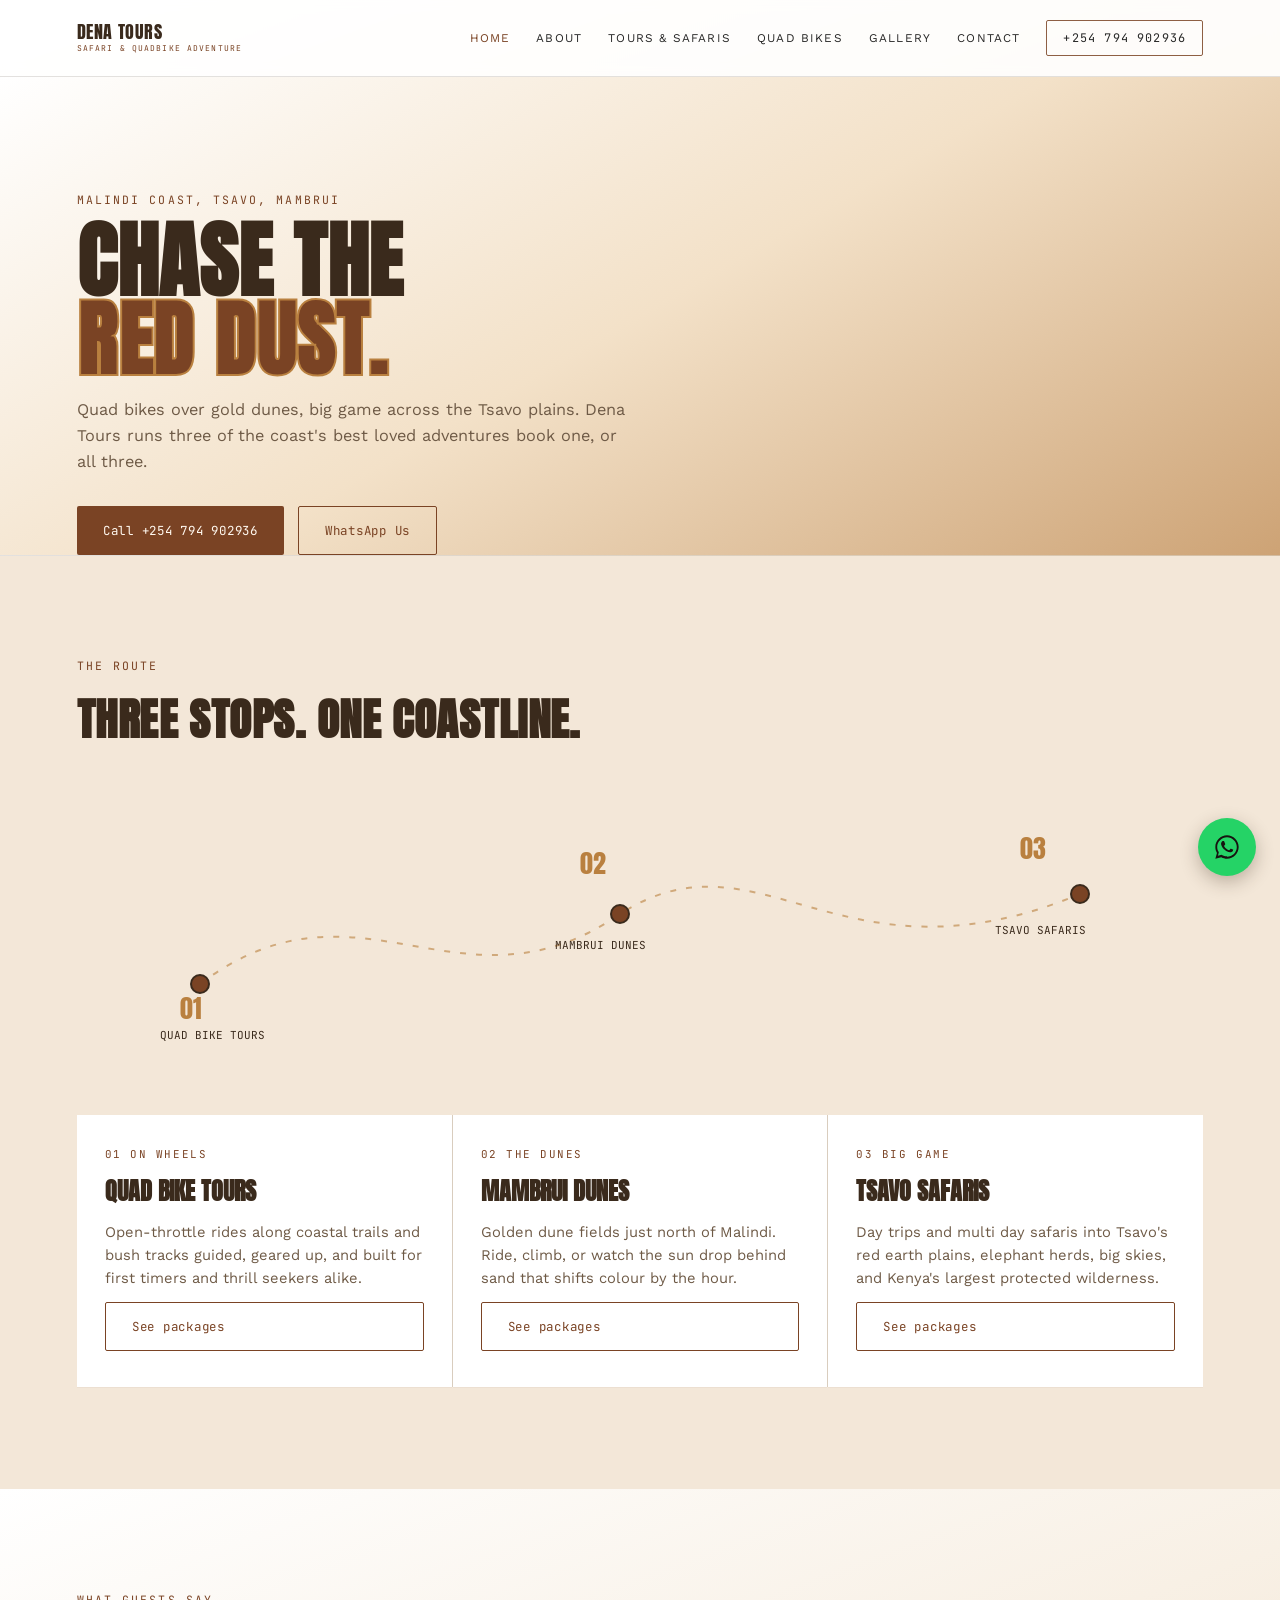
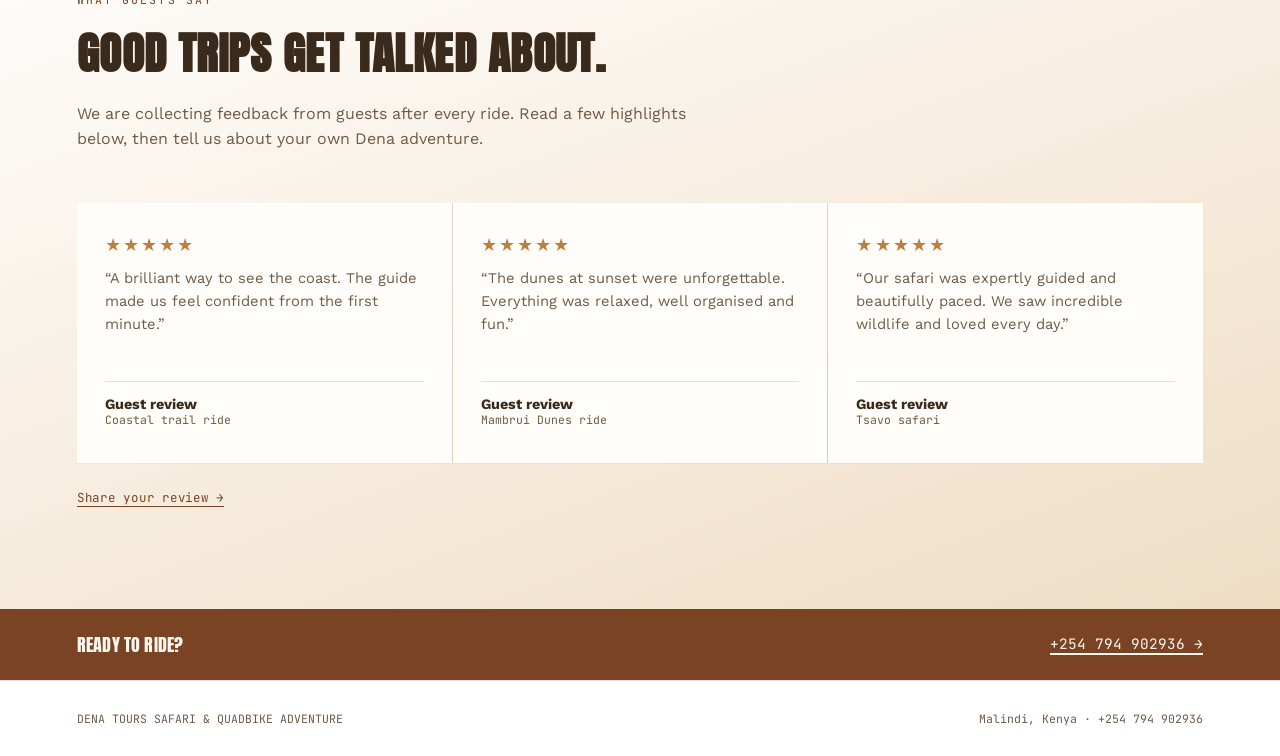
<file: index.html>
<!DOCTYPE html>
<html lang="en">
<head>
<meta charset="UTF-8">
<meta name="viewport" content="width=device-width, initial-scale=1.0">
<title>Dena Tours Safari & Quadbike Adventure | Malindi, Kenya</title>
<meta name="description" content="Dena Tours Safari & Quadbike Adventure. Quad bike tours, Mambrui Dunes rides and Tsavo safaris out of Malindi, Kenya. Call or WhatsApp +254 794 902936.">
<link rel="stylesheet" href="style.css">
</head>
<body>

<header>
  <a class="brand" href="index.html">
    <span>DENA TOURS</span>
    <span>SAFARI &amp; QUADBIKE ADVENTURE</span>
  </a>
  <nav class="links">
    <a href="index.html" class="active">Home</a>
    <a href="about.html">About</a>
    <a href="tours.html">Tours &amp; Safaris</a>
    <a href="quadbike.html">Quad Bikes</a>
    <a href="gallery.html">Gallery</a>
    <a href="contact.html">Contact</a>
    <a href="tel:+254794902936" class="nav-call">+254 794 902936</a>
  </nav>
  <button class="nav-toggle" aria-label="Menu">&#9776;</button>
</header>

<section class="page-hero" style="padding-bottom:0;">
  <div class="mono">MALINDI COAST, TSAVO, MAMBRUI</div>
  <h1 class="display">Chase the<br><span style="color:var(--earth); -webkit-text-stroke:2px var(--dune);">Red&nbsp;Dust.</span></h1>
  <p>Quad bikes over gold dunes, big game across the Tsavo plains. Dena Tours runs three of the coast's best loved adventures   book one, or all three.</p>
  <div class="btn-row">
    <a class="btn btn-solid" href="tel:+254794902936">Call +254 794 902936</a>
    <a class="btn btn-outline" href="https://wa.me/254794902936" target="_blank" rel="noopener">WhatsApp Us</a>
  </div>
</section>

<section class="on-acacia">
  <div class="section-head">
    <div class="mono">THE ROUTE</div>
    <h2 class="display">Three stops. One coastline.</h2>
  </div>
  <svg viewBox="0 0 1000 260" width="100%" style="max-width:1000px; display:block; margin:0 auto 4vw;">
    <path id="routeLine" d="M60,180 C 220,60 320,220 480,110 C 620,20 700,190 940,90"
      style="fill:none; stroke:var(--dune); stroke-width:2; stroke-dasharray:6 10; opacity:0.6;
             stroke-dashoffset:1400;" />
    <style>
      #routeLine.play{ stroke-dasharray:1400; animation:draw 3.2s ease forwards; }
      @keyframes draw{ to{ stroke-dashoffset:0; } }
    </style>
    <circle cx="60" cy="180" r="9" fill="var(--earth)" stroke="var(--bone)" stroke-width="2"/>
    <text x="40" y="215" font-family="Anton" font-size="26" fill="var(--dune)">01</text>
    <text x="20" y="235" font-family="JetBrains Mono" font-size="11" fill="var(--bone)">QUAD BIKE TOURS</text>

    <circle cx="480" cy="110" r="9" fill="var(--earth)" stroke="var(--bone)" stroke-width="2"/>
    <text x="440" y="70" font-family="Anton" font-size="26" fill="var(--dune)">02</text>
    <text x="415" y="145" font-family="JetBrains Mono" font-size="11" fill="var(--bone)">MAMBRUI DUNES</text>

    <circle cx="940" cy="90" r="9" fill="var(--earth)" stroke="var(--bone)" stroke-width="2"/>
    <text x="880" y="55" font-family="Anton" font-size="26" fill="var(--dune)">03</text>
    <text x="855" y="130" font-family="JetBrains Mono" font-size="11" fill="var(--bone)">TSAVO SAFARIS</text>
  </svg>

  <div class="grid grid-3">
    <div class="card">
      <div class="mono">01 ON WHEELS</div>
      <h3>Quad Bike Tours</h3>
      <p>Open-throttle rides along coastal trails and bush tracks  guided, geared up, and built for first timers and thrill seekers alike.</p>
      <a class="btn btn-outline" href="quadbike.html">See packages</a>
    </div>
    <div class="card">
      <div class="mono">02  THE DUNES</div>
      <h3>Mambrui Dunes</h3>
      <p>Golden dune fields just north of Malindi. Ride, climb, or watch the sun drop behind sand that shifts colour by the hour.</p>
      <a class="btn btn-outline" href="tours.html">See packages</a>
    </div>
    <div class="card">
      <div class="mono">03 BIG GAME</div>
      <h3>Tsavo Safaris</h3>
      <p>Day trips and multi day safaris into Tsavo's red earth plains, elephant herds, big skies, and Kenya's largest protected wilderness.</p>
      <a class="btn btn-outline" href="tours.html">See packages</a>
    </div>
  </div>
</section>

<section class="on-dusk">
  <div class="section-head">
    <div class="mono">WHAT GUESTS SAY</div>
    <h2 class="display">Good trips get talked about.</h2>
    <p>We are collecting feedback from guests after every ride. Read a few highlights below, then tell us about your own Dena adventure.</p>
  </div>
  <div class="reviews-grid">
    <div class="card">
      <div class="review-stars" aria-label="5 out of 5 stars">★★★★★</div>
      <p>“A brilliant way to see the coast. The guide made us feel confident from the first minute.”</p>
      <div class="meta"><span><b>Guest review</b>Coastal trail ride</span></div>
    </div>
    <div class="card">
      <div class="review-stars" aria-label="5 out of 5 stars">★★★★★</div>
      <p>“The dunes at sunset were unforgettable. Everything was relaxed, well organised and fun.”</p>
      <div class="meta"><span><b>Guest review</b>Mambrui Dunes ride</span></div>
    </div>
    <div class="card">
      <div class="review-stars" aria-label="5 out of 5 stars">★★★★★</div>
      <p>“Our safari was expertly guided and beautifully paced. We saw incredible wildlife and loved every day.”</p>
      <div class="meta"><span><b>Guest review</b>Tsavo safari</span></div>
    </div>
  </div>
  <a class="review-link" href="https://wa.me/254794902936?text=Hi%20Dena%20Tours%2C%20I%27d%20like%20to%20share%20a%20review%20of%20my%20trip." target="_blank" rel="noopener">Share your review →</a>
</section>

<div class="strip">
  <span class="display">Ready to ride?</span>
  <a href="tel:+254794902936">+254 794 902936 →</a>
</div>

<footer>
  <span>DENA TOURS SAFARI &amp; QUADBIKE ADVENTURE</span>
  <span>Malindi, Kenya · +254 794 902936</span>
</footer>

<a class="wa-float" href="https://wa.me/254794902936" target="_blank" rel="noopener" aria-label="Chat on WhatsApp">
  <svg viewBox="0 0 24 24"><path d="M17.5 14.4c-.3-.1-1.7-.8-1.9-.9-.3-.1-.5-.1-.6.1-.2.3-.7.9-.9 1-.2.2-.3.2-.6.1-.3-.1-1.2-.4-2.3-1.4-.9-.8-1.4-1.7-1.6-2-.2-.3 0-.5.1-.6.1-.1.3-.3.4-.5.1-.1.2-.3.3-.4.1-.2 0-.3 0-.5 0-.1-.6-1.5-.8-2-.2-.5-.4-.4-.6-.4h-.5c-.2 0-.5.1-.7.3-.2.3-.9.9-.9 2.1 0 1.2.9 2.4 1 2.6.1.2 1.8 2.8 4.4 3.9.6.3 1.1.4 1.5.5.6.2 1.2.2 1.6.1.5-.1 1.5-.6 1.7-1.2.2-.6.2-1.1.1-1.2-.1-.1-.2-.2-.5-.3zM12 2C6.5 2 2 6.5 2 12c0 1.9.5 3.6 1.4 5.1L2 22l5.1-1.3C8.6 21.5 10.3 22 12 22c5.5 0 10-4.5 10-10S17.5 2 12 2zm0 18c-1.6 0-3.1-.4-4.4-1.2l-.3-.2-3.1.8.8-3-.2-.3C4 14.9 3.6 13.5 3.6 12c0-4.6 3.8-8.4 8.4-8.4s8.4 3.8 8.4 8.4-3.8 8.4-8.4 8.4z"/></svg>
</a>

<script src="script.js"></script>
</body>
</html>
</file>
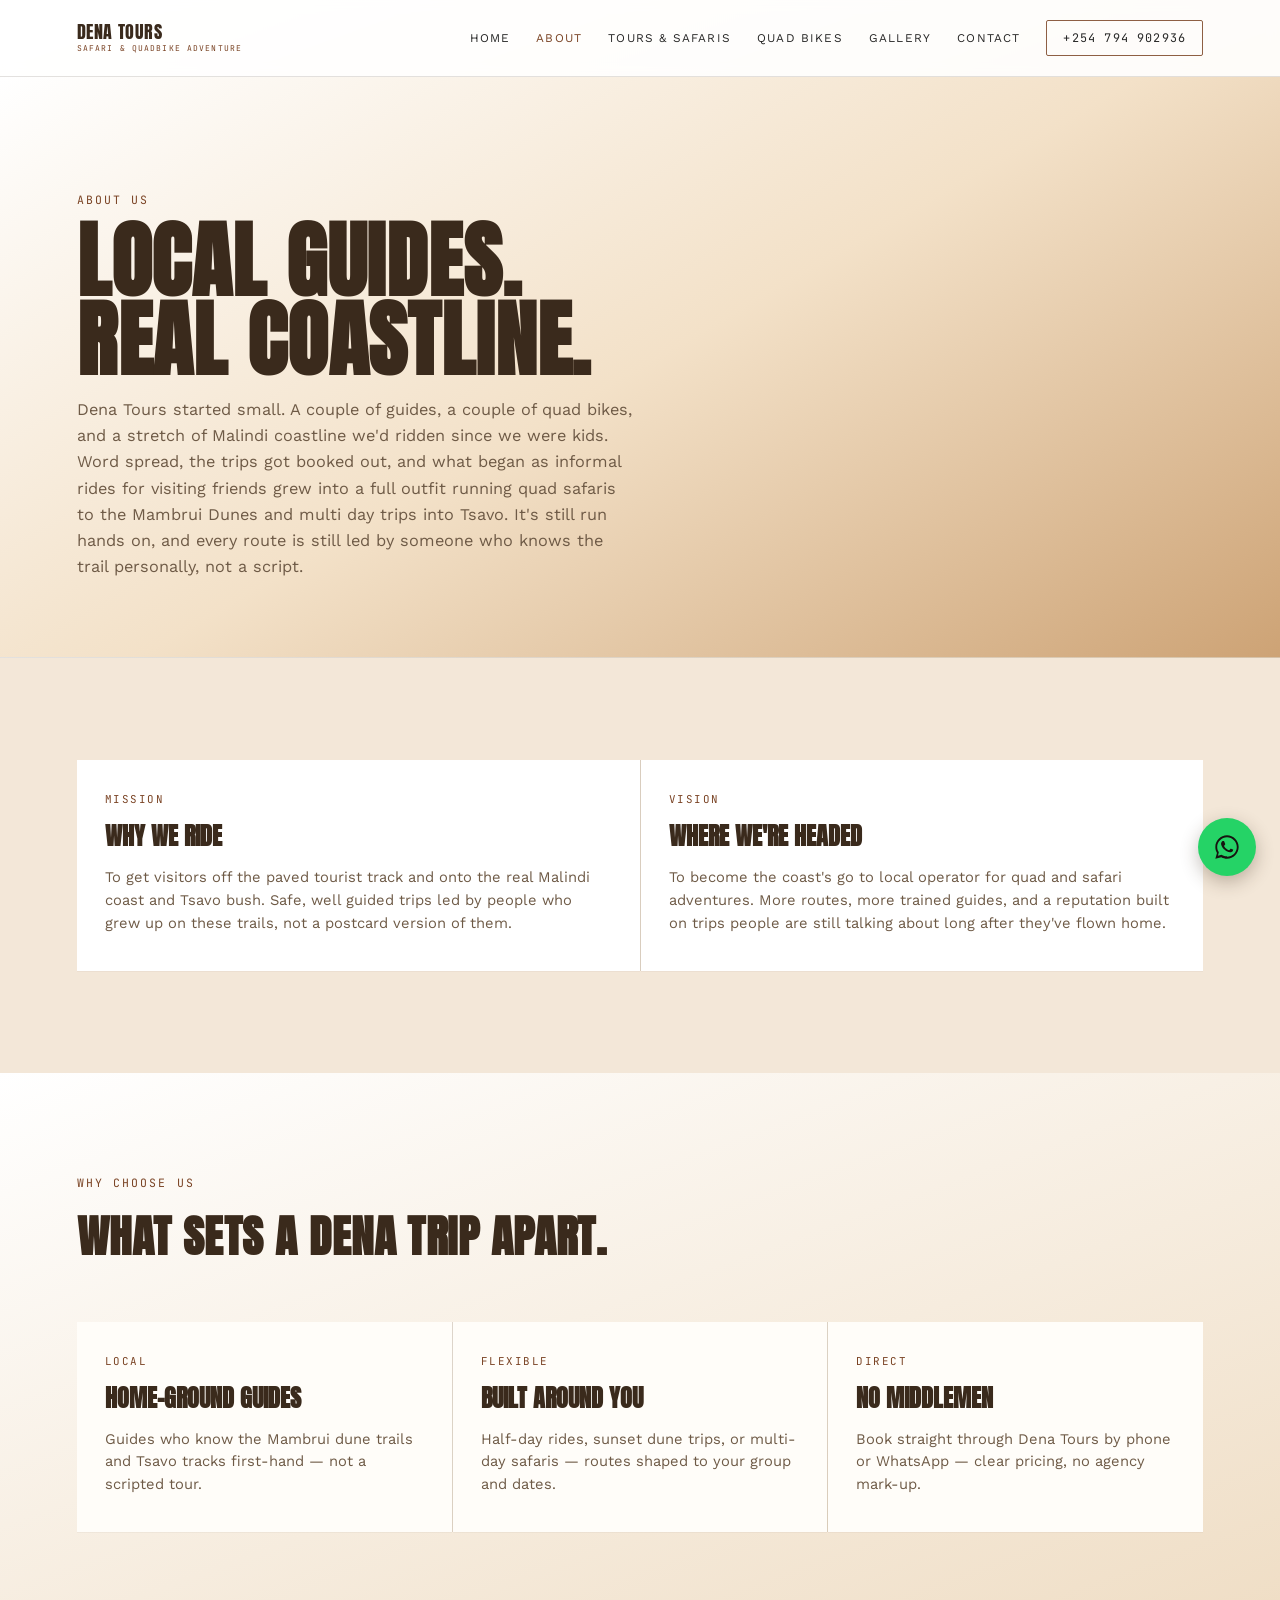
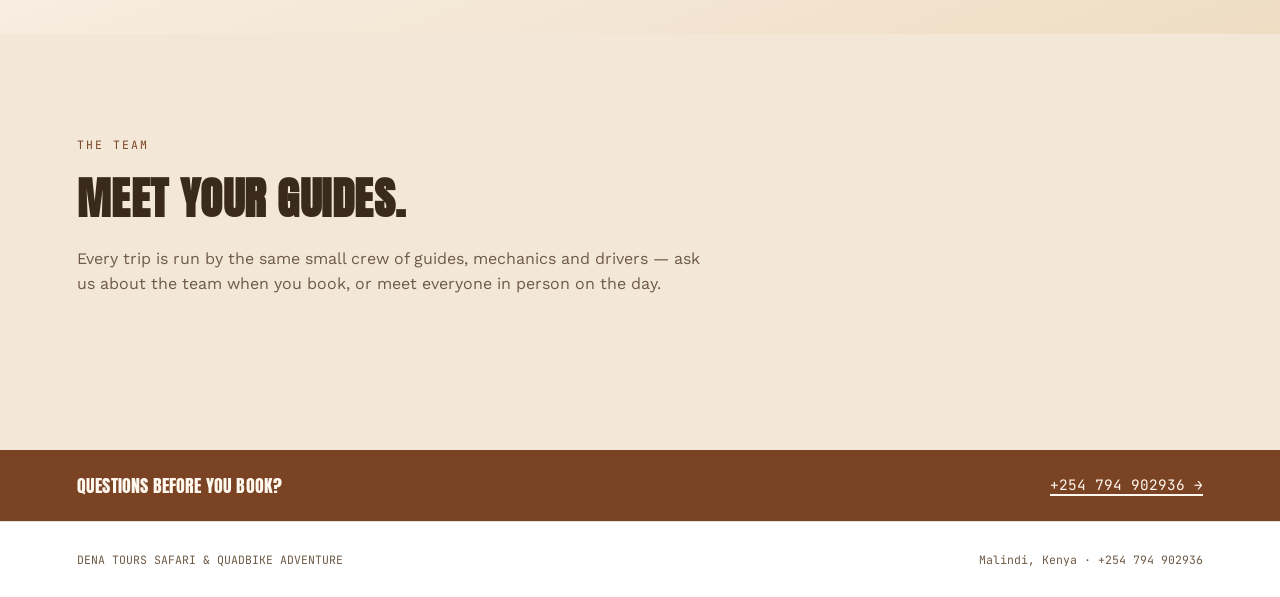
<file: about.html>
<!DOCTYPE html>
<html lang="en">
<head>
<meta charset="UTF-8">
<meta name="viewport" content="width=device-width, initial-scale=1.0">
<title>About Us | Dena Tours Safari & Quadbike Adventure</title>
<meta name="description" content="Meet Dena Tours, a Malindi based safari and quad bike outfit running trips to Mambrui Dunes and Tsavo.">
<link rel="stylesheet" href="style.css">
</head>
<body>

<header>
  <a class="brand" href="index.html">
    <span>DENA TOURS</span>
    <span>SAFARI &amp; QUADBIKE ADVENTURE</span>
  </a>
  <nav class="links">
    <a href="index.html">Home</a>
    <a href="about.html" class="active">About</a>
    <a href="tours.html">Tours &amp; Safaris</a>
    <a href="quadbike.html">Quad Bikes</a>
    <a href="gallery.html">Gallery</a>
    <a href="contact.html">Contact</a>
    <a href="tel:+254794902936" class="nav-call">+254 794 902936</a>
  </nav>
  <button class="nav-toggle" aria-label="Menu">&#9776;</button>
</header>

<section class="page-hero">
  <div class="mono">ABOUT US</div>
  <h1 class="display">Local guides.<br>Real coastline.</h1>
  <p>Dena Tours started small. A couple of guides, a couple of quad bikes, and a stretch of Malindi coastline we'd ridden since we were kids. Word spread, the trips got booked out, and what began as informal rides for visiting friends grew into a full outfit running quad safaris to the Mambrui Dunes and multi day trips into Tsavo. It's still run hands on, and every route is still led by someone who knows the trail personally, not a script.</p>
</section>

<section class="on-acacia">
  <div class="grid grid-2">
    <div class="card">
      <div class="mono">MISSION</div>
      <h3>Why we ride</h3>
      <p>To get visitors off the paved tourist track and onto the real Malindi coast and Tsavo bush. Safe, well guided trips led by people who grew up on these trails, not a postcard version of them.</p>
    </div>
    <div class="card">
      <div class="mono">VISION</div>
      <h3>Where we're headed</h3>
      <p>To become the coast's go to local operator for quad and safari adventures. More routes, more trained guides, and a reputation built on trips people are still talking about long after they've flown home.</p>
    </div>
  </div>
</section>

<section class="on-dusk">
  <div class="section-head">
    <div class="mono">WHY CHOOSE US</div>
    <h2 class="display">What sets a Dena trip apart.</h2>
  </div>
  <div class="grid grid-3">
    <div class="card">
      <div class="mono">LOCAL</div>
      <h3>Home-ground guides</h3>
      <p>Guides who know the Mambrui dune trails and Tsavo tracks first-hand — not a scripted tour.</p>
    </div>
    <div class="card">
      <div class="mono">FLEXIBLE</div>
      <h3>Built around you</h3>
      <p>Half-day rides, sunset dune trips, or multi-day safaris — routes shaped to your group and dates.</p>
    </div>
    <div class="card">
      <div class="mono">DIRECT</div>
      <h3>No middlemen</h3>
      <p>Book straight through Dena Tours by phone or WhatsApp — clear pricing, no agency mark-up.</p>
    </div>
  </div>
</section>

<section class="on-acacia">
  <div class="section-head">
    <div class="mono">THE TEAM</div>
    <h2 class="display">Meet your guides.</h2>
    <p>Every trip is run by the same small crew of guides, mechanics and drivers — ask us about the team when you book, or meet everyone in person on the day.</p>
  </div>
</section>

<div class="strip">
  <span class="display">Questions before you book?</span>
  <a href="tel:+254794902936">+254 794 902936 →</a>
</div>

<footer>
  <span>DENA TOURS SAFARI &amp; QUADBIKE ADVENTURE</span>
  <span>Malindi, Kenya · +254 794 902936</span>
</footer>

<a class="wa-float" href="https://wa.me/254794902936" target="_blank" rel="noopener" aria-label="Chat on WhatsApp">
  <svg viewBox="0 0 24 24"><path d="M17.5 14.4c-.3-.1-1.7-.8-1.9-.9-.3-.1-.5-.1-.6.1-.2.3-.7.9-.9 1-.2.2-.3.2-.6.1-.3-.1-1.2-.4-2.3-1.4-.9-.8-1.4-1.7-1.6-2-.2-.3 0-.5.1-.6.1-.1.3-.3.4-.5.1-.1.2-.3.3-.4.1-.2 0-.3 0-.5 0-.1-.6-1.5-.8-2-.2-.5-.4-.4-.6-.4h-.5c-.2 0-.5.1-.7.3-.2.3-.9.9-.9 2.1 0 1.2.9 2.4 1 2.6.1.2 1.8 2.8 4.4 3.9.6.3 1.1.4 1.5.5.6.2 1.2.2 1.6.1.5-.1 1.5-.6 1.7-1.2.2-.6.2-1.1.1-1.2-.1-.1-.2-.2-.5-.3zM12 2C6.5 2 2 6.5 2 12c0 1.9.5 3.6 1.4 5.1L2 22l5.1-1.3C8.6 21.5 10.3 22 12 22c5.5 0 10-4.5 10-10S17.5 2 12 2zm0 18c-1.6 0-3.1-.4-4.4-1.2l-.3-.2-3.1.8.8-3-.2-.3C4 14.9 3.6 13.5 3.6 12c0-4.6 3.8-8.4 8.4-8.4s8.4 3.8 8.4 8.4-3.8 8.4-8.4 8.4z"/></svg>
</a>

<script src="script.js"></script>
</body>
</html>
</file>
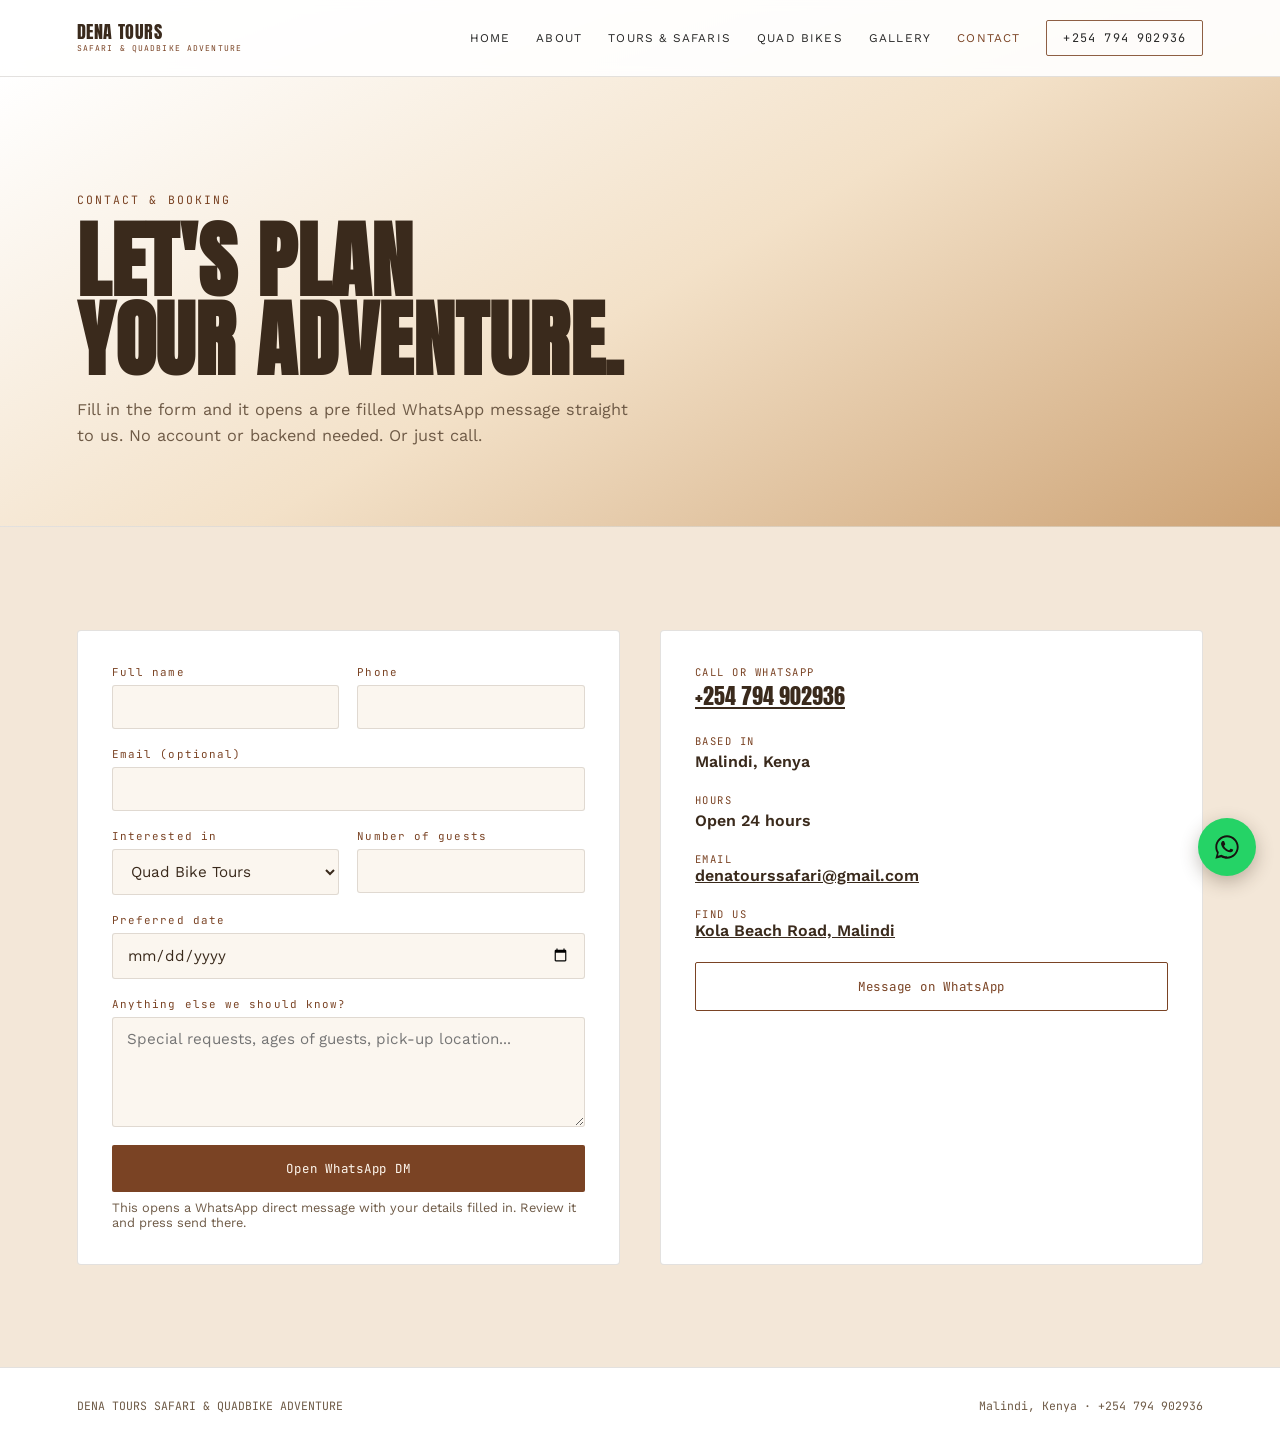
<file: contact.html>
<!DOCTYPE html>
<html lang="en">
<head>
<meta charset="UTF-8">
<meta name="viewport" content="width=device-width, initial-scale=1.0">
<title>Contact & Book | Dena Tours Safari & Quadbike Adventure</title>
<meta name="description" content="Contact Dena Tours to book a quad bike tour, Mambrui Dunes ride or Tsavo safari. Call or WhatsApp +254 794 902936.">
<link rel="stylesheet" href="style.css">
</head>
<body>

<header>
  <a class="brand" href="index.html">
    <span>DENA TOURS</span>
    <span>SAFARI &amp; QUADBIKE ADVENTURE</span>
  </a>
  <nav class="links">
    <a href="index.html">Home</a>
    <a href="about.html">About</a>
    <a href="tours.html">Tours &amp; Safaris</a>
    <a href="quadbike.html">Quad Bikes</a>
    <a href="gallery.html">Gallery</a>
    <a href="contact.html" class="active">Contact</a>
    <a href="tel:+254794902936" class="nav-call">+254 794 902936</a>
  </nav>
  <button class="nav-toggle" aria-label="Menu">&#9776;</button>
</header>

<section class="page-hero">
  <div class="mono">CONTACT &amp; BOOKING</div>
  <h1 class="display">Let's plan<br>your adventure.</h1>
  <p>Fill in the form and it opens a pre filled WhatsApp message straight to us. No account or backend needed. Or just call.</p>
</section>

<section class="on-acacia">
  <div class="grid grid-2" style="gap:40px; background:none;">

    <form id="inquiryForm" class="form-card">
      <div class="field-row">
        <div class="field">
          <label for="name">Full name</label>
          <input id="name" name="name" type="text" required>
        </div>
        <div class="field">
          <label for="phone">Phone</label>
          <input id="phone" name="phone" type="tel" required>
        </div>
      </div>

      <div class="field">
        <label for="email">Email (optional)</label>
        <input id="email" name="email" type="email">
      </div>

      <div class="field-row">
        <div class="field">
          <label for="tour">Interested in</label>
          <select id="tour" name="tour">
            <option>Quad Bike Tours</option>
            <option>Mambrui Dunes</option>
            <option>Tsavo East Safari</option>
            <option>Tsavo West Safari</option>
            <option>Amboseli Safari</option>
            <option>Maasai Mara Safari</option>
            <option>Beach Excursion</option>
            <option>Custom itinerary</option>
          </select>
        </div>
        <div class="field">
          <label for="guests">Number of guests</label>
          <input id="guests" name="guests" type="number" min="1">
        </div>
      </div>

      <div class="field">
        <label for="date">Preferred date</label>
        <input id="date" name="date" type="date">
      </div>

      <div class="field">
        <label for="message">Anything else we should know?</label>
        <textarea id="message" name="message" placeholder="Special requests, ages of guests, pick-up location..."></textarea>
      </div>

      <button type="submit" class="btn btn-solid" style="width:100%; justify-content:center;">Open WhatsApp DM</button>
      <p class="form-note">This opens a WhatsApp direct message with your details filled in. Review it and press send there.</p>
    </form>

    <div class="info-card">
      <div class="info-row">
        <div class="mono">CALL OR WHATSAPP</div>
        <a class="val" href="tel:+254794902936">+254 794 902936</a>
      </div>
      <div class="info-row">
        <div class="mono">BASED IN</div>
        <div class="val small">Malindi, Kenya</div>
      </div>
      <div class="info-row">
        <div class="mono">HOURS</div>
        <div class="val small">Open 24 hours</div>
      </div>
      <div class="info-row">
        <div class="mono">EMAIL</div>
        <a class="val small" href="mailto:denatourssafari@gmail.com">denatourssafari@gmail.com</a>
      </div>
      <div class="info-row">
        <div class="mono">FIND US</div>
        <a class="val small" href="https://www.google.com/maps/search/?api=1&amp;query=Kola+Beach+Road%2C+Malindi" target="_blank" rel="noopener">Kola Beach Road, Malindi</a>
      </div>
      <a class="btn btn-outline" href="https://wa.me/254794902936" target="_blank" rel="noopener" style="justify-content:center;">Message on WhatsApp</a>
    </div>

  </div>
</section>

<footer>
  <span>DENA TOURS SAFARI &amp; QUADBIKE ADVENTURE</span>
  <span>Malindi, Kenya · +254 794 902936</span>
</footer>

<a class="wa-float" href="https://wa.me/254794902936" target="_blank" rel="noopener" aria-label="Chat on WhatsApp">
  <svg viewBox="0 0 24 24"><path d="M17.5 14.4c-.3-.1-1.7-.8-1.9-.9-.3-.1-.5-.1-.6.1-.2.3-.7.9-.9 1-.2.2-.3.2-.6.1-.3-.1-1.2-.4-2.3-1.4-.9-.8-1.4-1.7-1.6-2-.2-.3 0-.5.1-.6.1-.1.3-.3.4-.5.1-.1.2-.3.3-.4.1-.2 0-.3 0-.5 0-.1-.6-1.5-.8-2-.2-.5-.4-.4-.6-.4h-.5c-.2 0-.5.1-.7.3-.2.3-.9.9-.9 2.1 0 1.2.9 2.4 1 2.6.1.2 1.8 2.8 4.4 3.9.6.3 1.1.4 1.5.5.6.2 1.2.2 1.6.1.5-.1 1.5-.6 1.7-1.2.2-.6.2-1.1.1-1.2-.1-.1-.2-.2-.5-.3zM12 2C6.5 2 2 6.5 2 12c0 1.9.5 3.6 1.4 5.1L2 22l5.1-1.3C8.6 21.5 10.3 22 12 22c5.5 0 10-4.5 10-10S17.5 2 12 2zm0 18c-1.6 0-3.1-.4-4.4-1.2l-.3-.2-3.1.8.8-3-.2-.3C4 14.9 3.6 13.5 3.6 12c0-4.6 3.8-8.4 8.4-8.4s8.4 3.8 8.4 8.4-3.8 8.4-8.4 8.4z"/></svg>
</a>

<script src="script.js"></script>
</body>
</html>
</file>
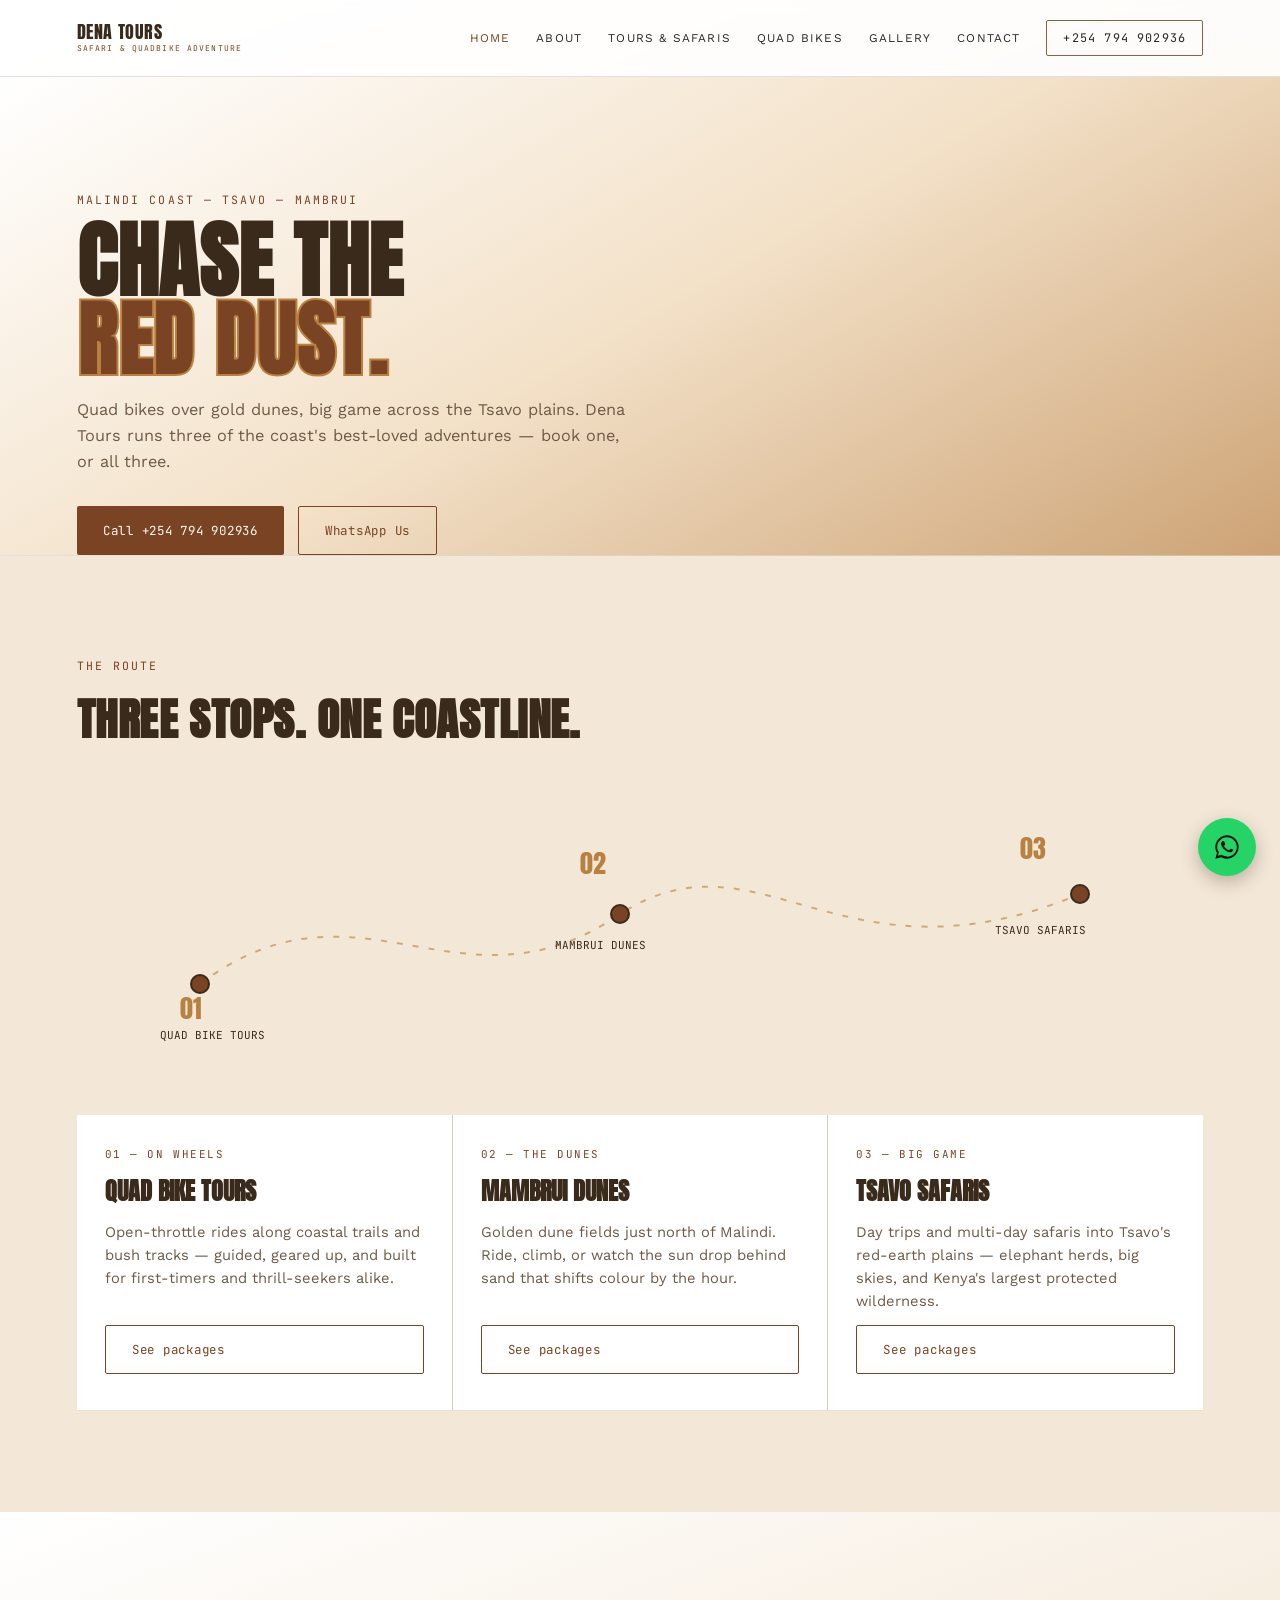
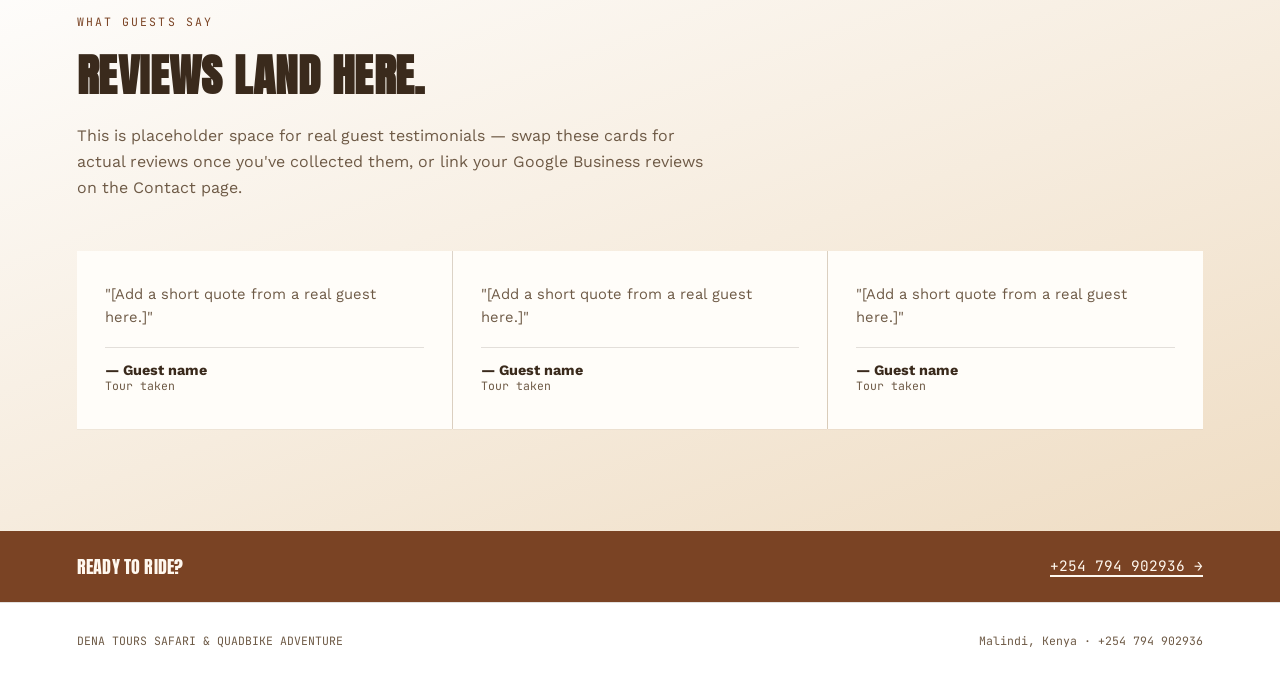
<file: index (2).html>
<!DOCTYPE html>
<html lang="en">
<head>
<meta charset="UTF-8">
<meta name="viewport" content="width=device-width, initial-scale=1.0">
<title>Dena Tours Safari & Quadbike Adventure | Malindi, Kenya</title>
<meta name="description" content="Dena Tours Safari & Quadbike Adventure — quad bike tours, Mambrui Dunes rides and Tsavo safaris out of Malindi, Kenya. Call or WhatsApp +254 794 902936.">
<link rel="stylesheet" href="style.css">
</head>
<body>

<header>
  <a class="brand" href="index.html">
    <span>DENA TOURS</span>
    <span>SAFARI &amp; QUADBIKE ADVENTURE</span>
  </a>
  <nav class="links">
    <a href="index.html" class="active">Home</a>
    <a href="about.html">About</a>
    <a href="tours.html">Tours &amp; Safaris</a>
    <a href="quadbike.html">Quad Bikes</a>
    <a href="gallery.html">Gallery</a>
    <a href="contact.html">Contact</a>
    <a href="tel:+254794902936" class="nav-call">+254 794 902936</a>
  </nav>
  <button class="nav-toggle" aria-label="Menu">&#9776;</button>
</header>

<section class="page-hero" style="padding-bottom:0;">
  <div class="mono">MALINDI COAST — TSAVO — MAMBRUI</div>
  <h1 class="display">Chase the<br><span style="color:var(--earth); -webkit-text-stroke:2px var(--dune);">Red&nbsp;Dust.</span></h1>
  <p>Quad bikes over gold dunes, big game across the Tsavo plains. Dena Tours runs three of the coast's best-loved adventures — book one, or all three.</p>
  <div class="btn-row">
    <a class="btn btn-solid" href="tel:+254794902936">Call +254 794 902936</a>
    <a class="btn btn-outline" href="https://wa.me/254794902936" target="_blank" rel="noopener">WhatsApp Us</a>
  </div>
</section>

<section class="on-acacia">
  <div class="section-head">
    <div class="mono">THE ROUTE</div>
    <h2 class="display">Three stops. One coastline.</h2>
  </div>
  <svg viewBox="0 0 1000 260" width="100%" style="max-width:1000px; display:block; margin:0 auto 4vw;">
    <path id="routeLine" d="M60,180 C 220,60 320,220 480,110 C 620,20 700,190 940,90"
      style="fill:none; stroke:var(--dune); stroke-width:2; stroke-dasharray:6 10; opacity:0.6;
             stroke-dashoffset:1400;" />
    <style>
      #routeLine.play{ stroke-dasharray:1400; animation:draw 3.2s ease forwards; }
      @keyframes draw{ to{ stroke-dashoffset:0; } }
    </style>
    <circle cx="60" cy="180" r="9" fill="var(--earth)" stroke="var(--bone)" stroke-width="2"/>
    <text x="40" y="215" font-family="Anton" font-size="26" fill="var(--dune)">01</text>
    <text x="20" y="235" font-family="JetBrains Mono" font-size="11" fill="var(--bone)">QUAD BIKE TOURS</text>

    <circle cx="480" cy="110" r="9" fill="var(--earth)" stroke="var(--bone)" stroke-width="2"/>
    <text x="440" y="70" font-family="Anton" font-size="26" fill="var(--dune)">02</text>
    <text x="415" y="145" font-family="JetBrains Mono" font-size="11" fill="var(--bone)">MAMBRUI DUNES</text>

    <circle cx="940" cy="90" r="9" fill="var(--earth)" stroke="var(--bone)" stroke-width="2"/>
    <text x="880" y="55" font-family="Anton" font-size="26" fill="var(--dune)">03</text>
    <text x="855" y="130" font-family="JetBrains Mono" font-size="11" fill="var(--bone)">TSAVO SAFARIS</text>
  </svg>

  <div class="grid grid-3">
    <div class="card">
      <div class="mono">01 — ON WHEELS</div>
      <h3>Quad Bike Tours</h3>
      <p>Open-throttle rides along coastal trails and bush tracks — guided, geared up, and built for first-timers and thrill-seekers alike.</p>
      <a class="btn btn-outline" href="quadbike.html">See packages</a>
    </div>
    <div class="card">
      <div class="mono">02 — THE DUNES</div>
      <h3>Mambrui Dunes</h3>
      <p>Golden dune fields just north of Malindi. Ride, climb, or watch the sun drop behind sand that shifts colour by the hour.</p>
      <a class="btn btn-outline" href="tours.html">See packages</a>
    </div>
    <div class="card">
      <div class="mono">03 — BIG GAME</div>
      <h3>Tsavo Safaris</h3>
      <p>Day trips and multi-day safaris into Tsavo's red-earth plains — elephant herds, big skies, and Kenya's largest protected wilderness.</p>
      <a class="btn btn-outline" href="tours.html">See packages</a>
    </div>
  </div>
</section>

<section class="on-dusk">
  <div class="section-head">
    <div class="mono">WHAT GUESTS SAY</div>
    <h2 class="display">Reviews land here.</h2>
    <p>This is placeholder space for real guest testimonials — swap these cards for actual reviews once you've collected them, or link your Google Business reviews on the Contact page.</p>
  </div>
  <div class="grid grid-3">
    <div class="card">
      <p>"[Add a short quote from a real guest here.]"</p>
      <div class="meta"><span><b>— Guest name</b>Tour taken</span></div>
    </div>
    <div class="card">
      <p>"[Add a short quote from a real guest here.]"</p>
      <div class="meta"><span><b>— Guest name</b>Tour taken</span></div>
    </div>
    <div class="card">
      <p>"[Add a short quote from a real guest here.]"</p>
      <div class="meta"><span><b>— Guest name</b>Tour taken</span></div>
    </div>
  </div>
</section>

<div class="strip">
  <span class="display">Ready to ride?</span>
  <a href="tel:+254794902936">+254 794 902936 →</a>
</div>

<footer>
  <span>DENA TOURS SAFARI &amp; QUADBIKE ADVENTURE</span>
  <span>Malindi, Kenya · +254 794 902936</span>
</footer>

<a class="wa-float" href="https://wa.me/254794902936" target="_blank" rel="noopener" aria-label="Chat on WhatsApp">
  <svg viewBox="0 0 24 24"><path d="M17.5 14.4c-.3-.1-1.7-.8-1.9-.9-.3-.1-.5-.1-.6.1-.2.3-.7.9-.9 1-.2.2-.3.2-.6.1-.3-.1-1.2-.4-2.3-1.4-.9-.8-1.4-1.7-1.6-2-.2-.3 0-.5.1-.6.1-.1.3-.3.4-.5.1-.1.2-.3.3-.4.1-.2 0-.3 0-.5 0-.1-.6-1.5-.8-2-.2-.5-.4-.4-.6-.4h-.5c-.2 0-.5.1-.7.3-.2.3-.9.9-.9 2.1 0 1.2.9 2.4 1 2.6.1.2 1.8 2.8 4.4 3.9.6.3 1.1.4 1.5.5.6.2 1.2.2 1.6.1.5-.1 1.5-.6 1.7-1.2.2-.6.2-1.1.1-1.2-.1-.1-.2-.2-.5-.3zM12 2C6.5 2 2 6.5 2 12c0 1.9.5 3.6 1.4 5.1L2 22l5.1-1.3C8.6 21.5 10.3 22 12 22c5.5 0 10-4.5 10-10S17.5 2 12 2zm0 18c-1.6 0-3.1-.4-4.4-1.2l-.3-.2-3.1.8.8-3-.2-.3C4 14.9 3.6 13.5 3.6 12c0-4.6 3.8-8.4 8.4-8.4s8.4 3.8 8.4 8.4-3.8 8.4-8.4 8.4z"/></svg>
</a>

<script src="script.js"></script>
</body>
</html>
</file>
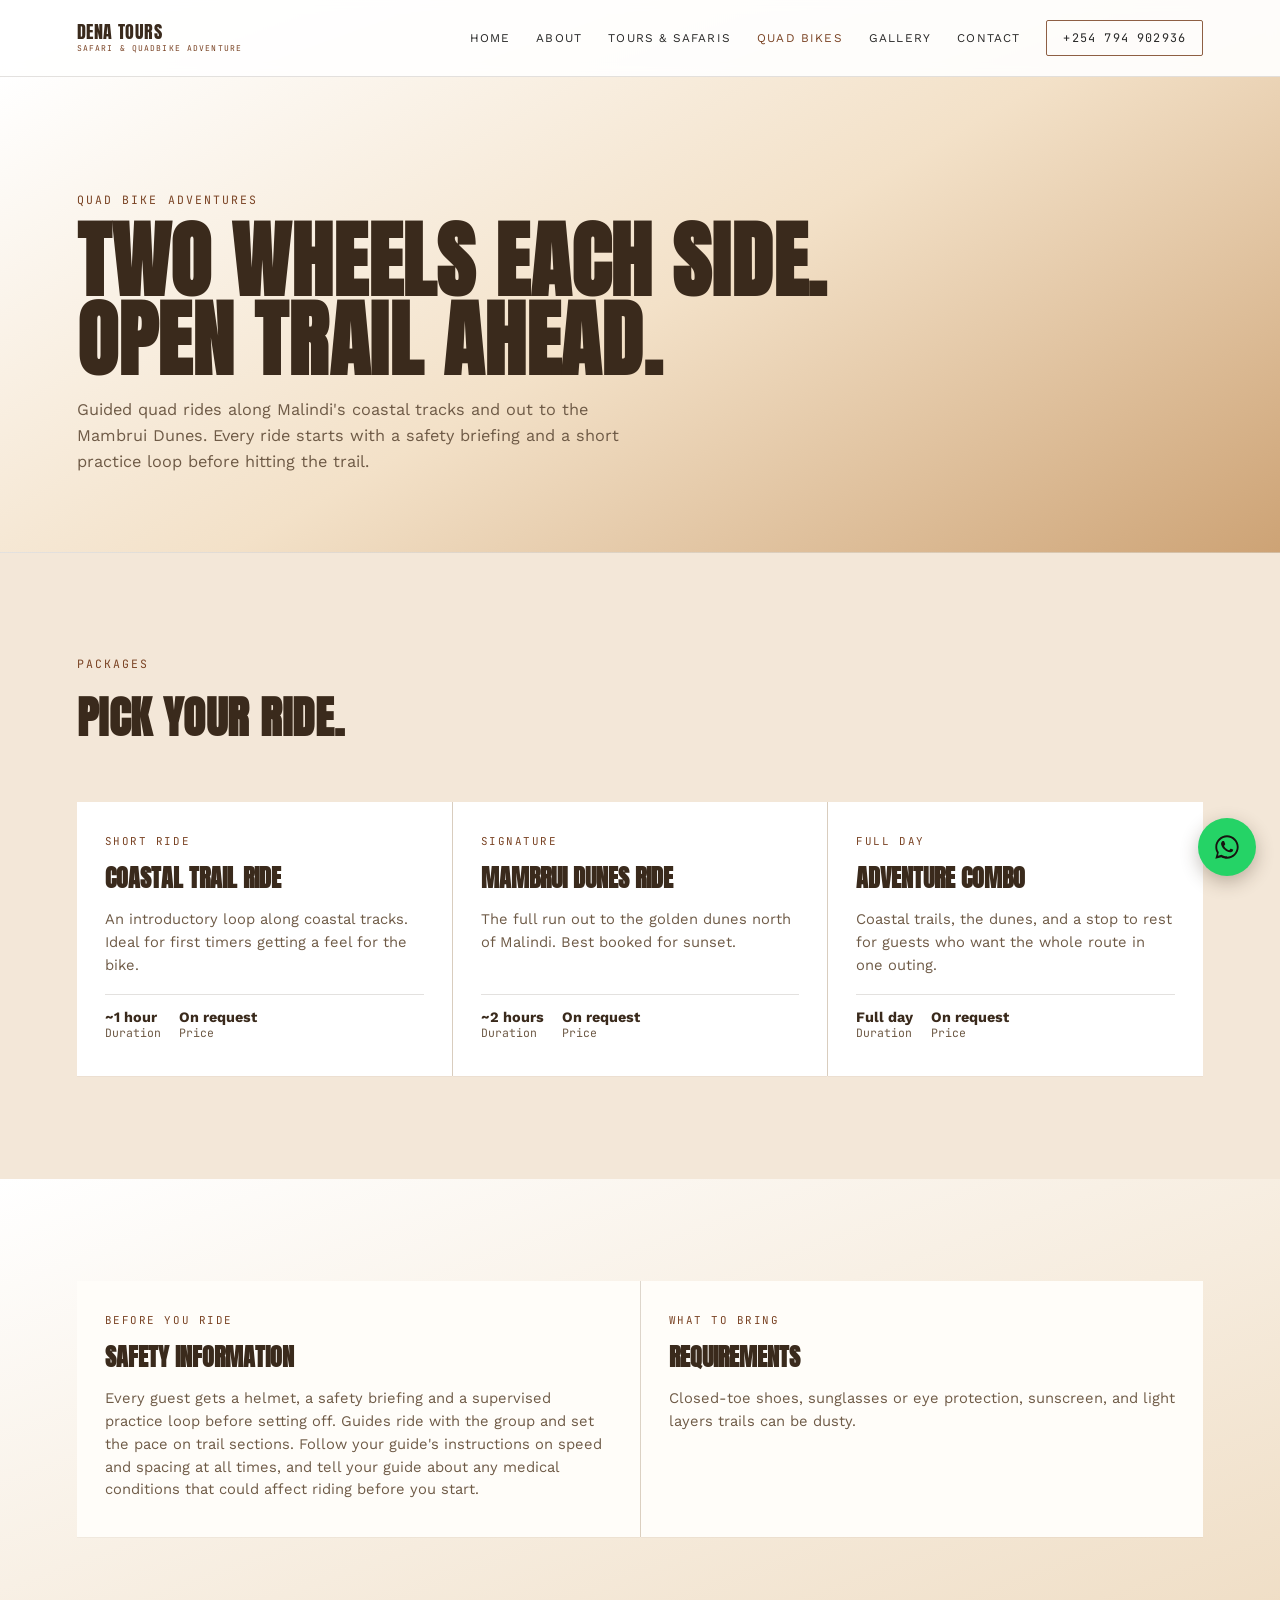
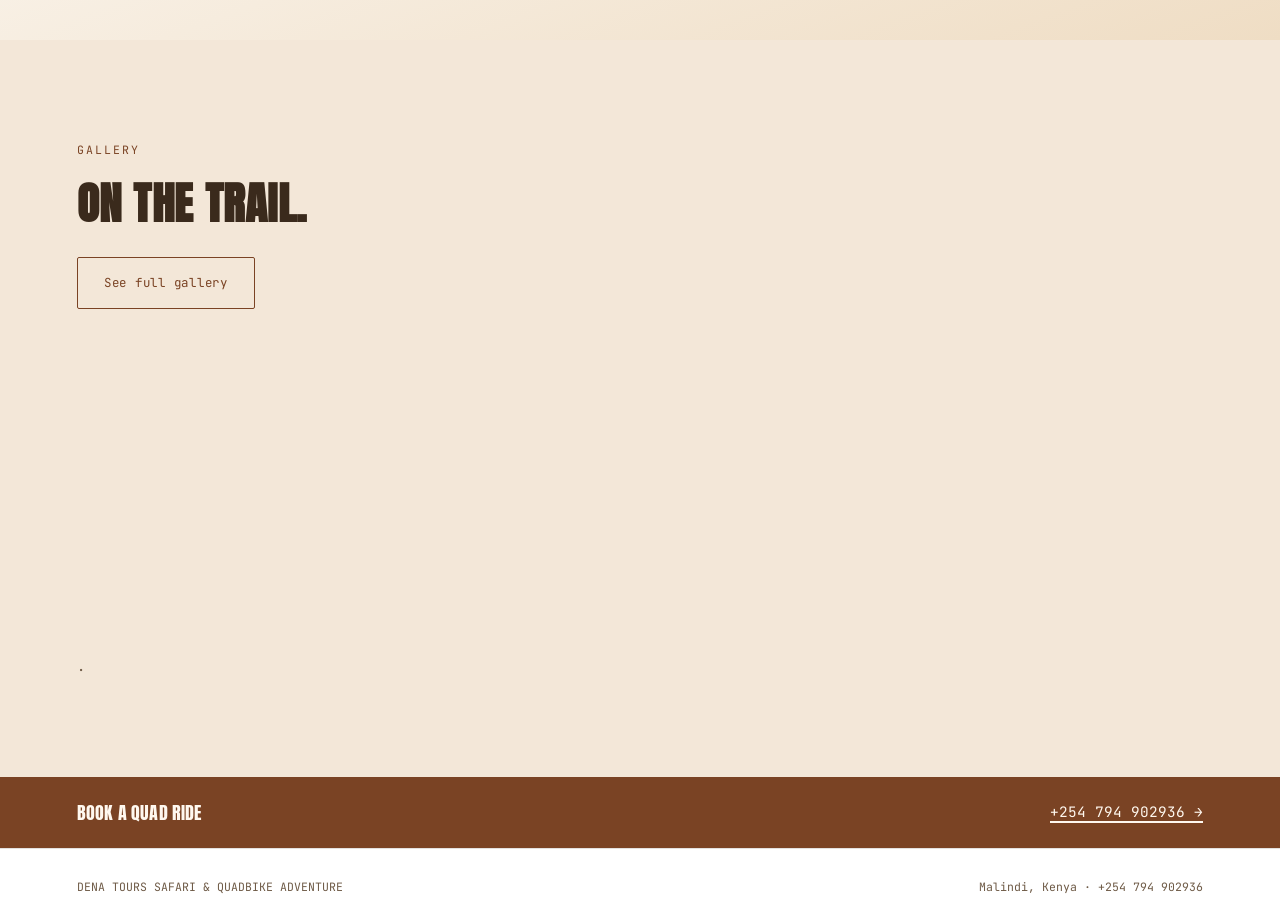
<file: quadbike.html>
<!DOCTYPE html>
<html lang="en">
<head>
<meta charset="UTF-8">
<meta name="viewport" content="width=device-width, initial-scale=1.0">
<title>Quad Bike Adventures | Dena Tours Safari & Quadbike Adventure</title>
<meta name="description" content="Guided quad bike tours along Malindi's coastal trails and Mambrui Dunes, with safety briefings included. Call or WhatsApp +254 794 902936.">
<link rel="stylesheet" href="style.css">
</head>
<body>

<header>
  <a class="brand" href="index.html">
    <span>DENA TOURS</span>
    <span>SAFARI &amp; QUADBIKE ADVENTURE</span>
  </a>
  <nav class="links">
    <a href="index.html">Home</a>
    <a href="about.html">About</a>
    <a href="tours.html">Tours &amp; Safaris</a>
    <a href="quadbike.html" class="active">Quad Bikes</a>
    <a href="gallery.html">Gallery</a>
    <a href="contact.html">Contact</a>
    <a href="tel:+254794902936" class="nav-call">+254 794 902936</a>
  </nav>
  <button class="nav-toggle" aria-label="Menu">&#9776;</button>
</header>

<section class="page-hero">
  <div class="mono">QUAD BIKE ADVENTURES</div>
  <h1 class="display">Two wheels each side.<br>Open trail ahead.</h1>
  <p>Guided quad rides along Malindi's coastal tracks and out to the Mambrui Dunes. Every ride starts with a safety briefing and a short practice loop before hitting the trail.</p>
</section>

<section class="on-acacia">
  <div class="section-head">
    <div class="mono">PACKAGES</div>
    <h2 class="display">Pick your ride.</h2>
  </div>
  <div class="grid grid-3">
    <div class="card">
      <div class="mono">SHORT RIDE</div>
      <h3>Coastal Trail Ride</h3>
      <p>An introductory loop along coastal tracks. Ideal for first timers getting a feel for the bike.</p>
      <div class="meta"><span><b>~1 hour</b>Duration</span><span><b>On request</b>Price</span></div>
    </div>
    <div class="card">
      <div class="mono">SIGNATURE</div>
      <h3>Mambrui Dunes Ride</h3>
      <p>The full run out to the golden dunes north of Malindi. Best booked for sunset.</p>
      <div class="meta"><span><b>~2 hours</b>Duration</span><span><b>On request</b>Price</span></div>
    </div>
    <div class="card">
      <div class="mono">FULL DAY</div>
      <h3>Adventure Combo</h3>
      <p>Coastal trails, the dunes, and a stop to rest for guests who want the whole route in one outing.</p>
      <div class="meta"><span><b>Full day</b>Duration</span><span><b>On request</b>Price</span></div>
    </div>
  </div>
</section>

<section class="on-dusk">
  <div class="grid grid-2">
    <div class="card">
      <div class="mono">BEFORE YOU RIDE</div>
      <h3>Safety Information</h3>
      <p>Every guest gets a helmet, a safety briefing and a supervised practice loop before setting off. Guides ride with the group and set the pace on trail sections. Follow your guide's instructions on speed and spacing at all times, and tell your guide about any medical conditions that could affect riding before you start.</p>
    </div>
    <div class="card">
      <div class="mono">WHAT TO BRING</div>
      <h3>Requirements</h3>
      <p>Closed-toe shoes, sunglasses or eye protection, sunscreen, and light layers trails can be dusty.</p>
    </div>
  </div>
</section>

<section class="on-acacia">
  <div class="section-head">
    <div class="mono">GALLERY</div>
    <h2 class="display">On the trail.</h2>
    <p><a href="gallery.html" class="btn btn-outline" style="margin-top:6px;">See full gallery</a></p>
  </div>
  <div class="gallery-grid">
    <div class="gallery-tile"><span>Coastal trail</span></div>
    <div class="gallery-tile"><span>Dune approach</span></div>
    <div class="gallery-tile"><span>Sunset ride</span></div>
  </div>
  <p class="gallery-note">.</p>
</section>

<div class="strip">
  <span class="display">Book a quad ride</span>
  <a href="tel:+254794902936">+254 794 902936 →</a>
</div>

<footer>
  <span>DENA TOURS SAFARI &amp; QUADBIKE ADVENTURE</span>
  <span>Malindi, Kenya · +254 794 902936</span>
</footer>

<a class="wa-float" href="https://wa.me/254794902936" target="_blank" rel="noopener" aria-label="Chat on WhatsApp">
  <svg viewBox="0 0 24 24"><path d="M17.5 14.4c-.3-.1-1.7-.8-1.9-.9-.3-.1-.5-.1-.6.1-.2.3-.7.9-.9 1-.2.2-.3.2-.6.1-.3-.1-1.2-.4-2.3-1.4-.9-.8-1.4-1.7-1.6-2-.2-.3 0-.5.1-.6.1-.1.3-.3.4-.5.1-.1.2-.3.3-.4.1-.2 0-.3 0-.5 0-.1-.6-1.5-.8-2-.2-.5-.4-.4-.6-.4h-.5c-.2 0-.5.1-.7.3-.2.3-.9.9-.9 2.1 0 1.2.9 2.4 1 2.6.1.2 1.8 2.8 4.4 3.9.6.3 1.1.4 1.5.5.6.2 1.2.2 1.6.1.5-.1 1.5-.6 1.7-1.2.2-.6.2-1.1.1-1.2-.1-.1-.2-.2-.5-.3zM12 2C6.5 2 2 6.5 2 12c0 1.9.5 3.6 1.4 5.1L2 22l5.1-1.3C8.6 21.5 10.3 22 12 22c5.5 0 10-4.5 10-10S17.5 2 12 2zm0 18c-1.6 0-3.1-.4-4.4-1.2l-.3-.2-3.1.8.8-3-.2-.3C4 14.9 3.6 13.5 3.6 12c0-4.6 3.8-8.4 8.4-8.4s8.4 3.8 8.4 8.4-3.8 8.4-8.4 8.4z"/></svg>
</a>

<script src="script.js"></script>
</body>
</html>
</file>
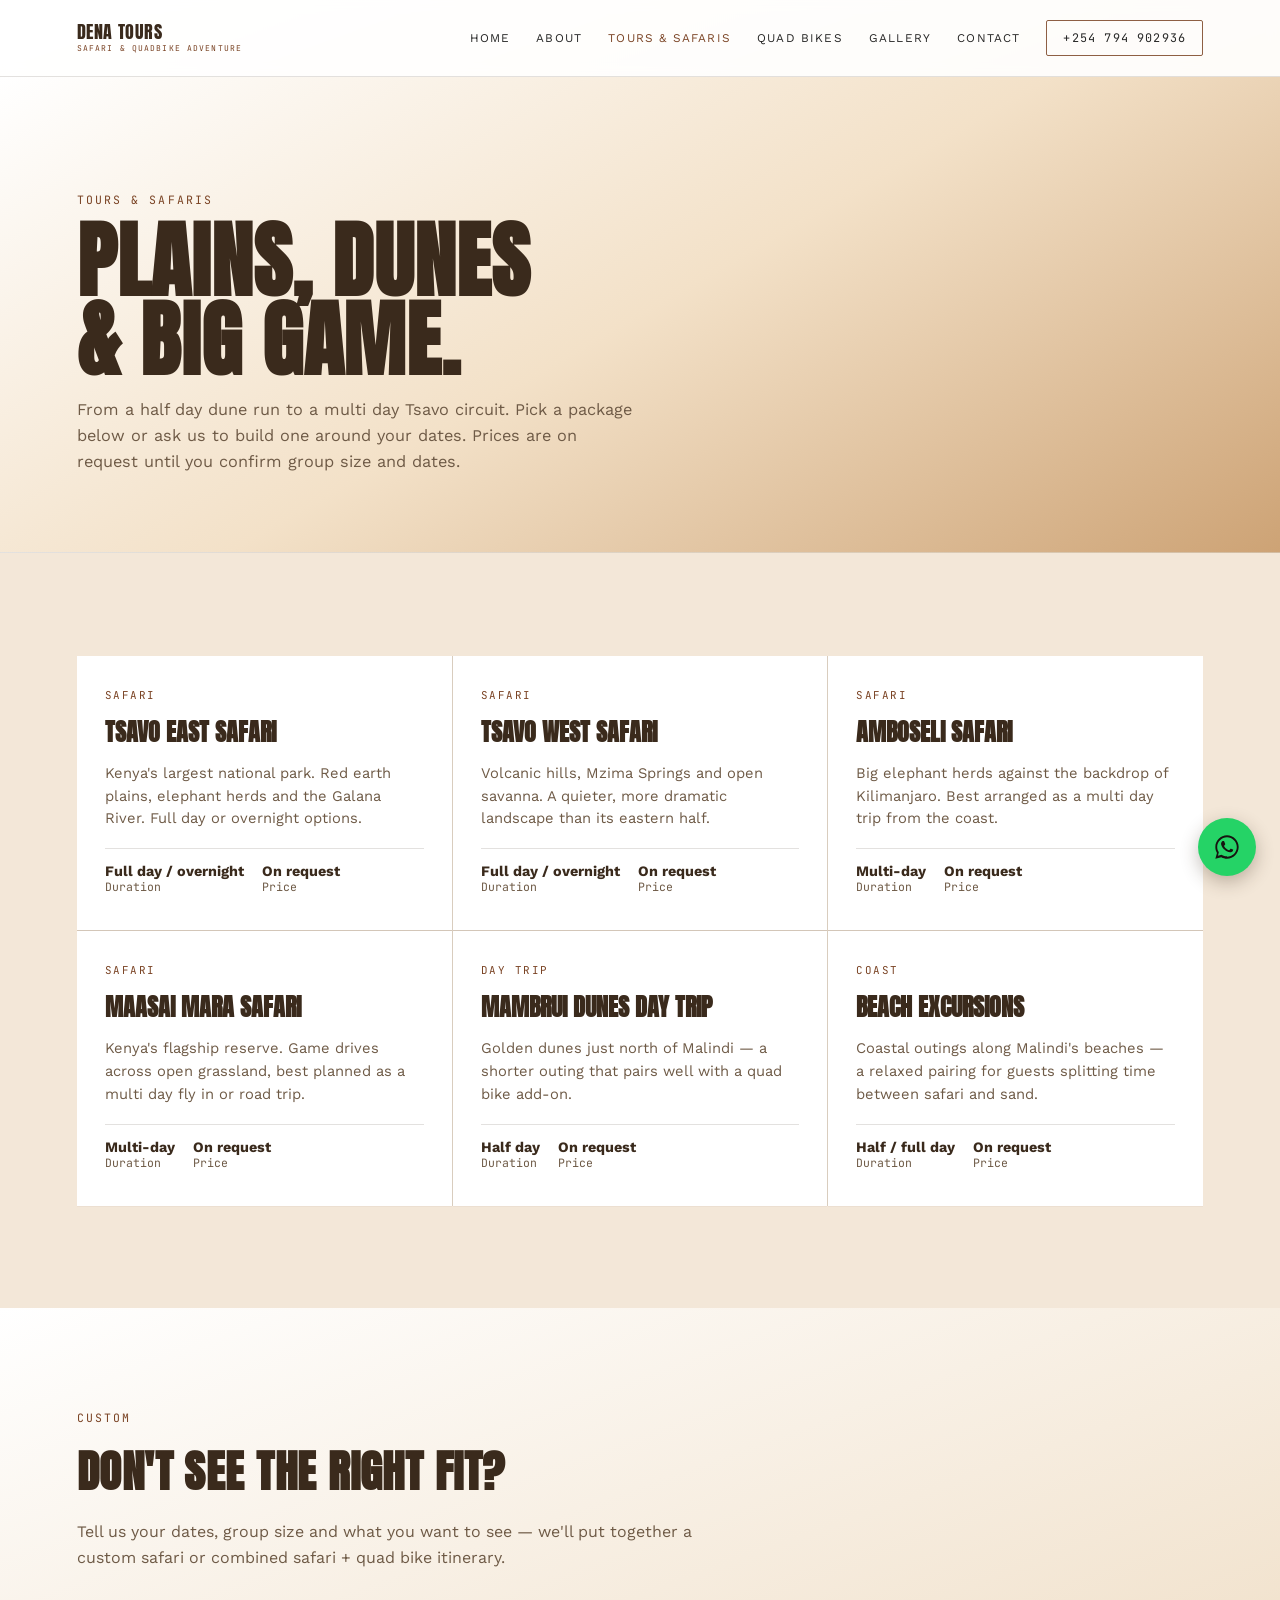
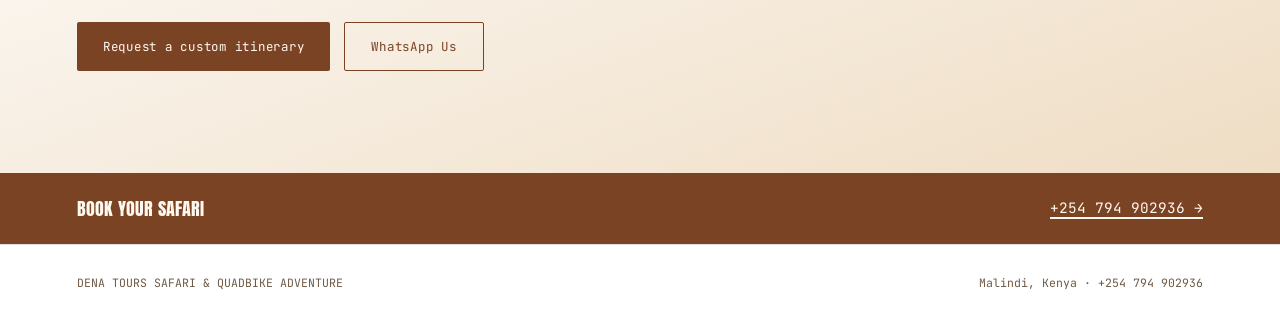
<file: tours.html>
<!DOCTYPE html>
<html lang="en">
<head>
<meta charset="UTF-8">
<meta name="viewport" content="width=device-width, initial-scale=1.0">
<title>Tours & Safaris | Dena Tours Safari & Quadbike Adventure</title>
<meta name="description" content="Tsavo East, Tsavo West, Amboseli and Maasai Mara safaris, plus day trips and beach excursions with Dena Tours, Malindi.">
<link rel="stylesheet" href="style.css">
</head>
<body>

<header>
  <a class="brand" href="index.html">
    <span>DENA TOURS</span>
    <span>SAFARI &amp; QUADBIKE ADVENTURE</span>
  </a>
  <nav class="links">
    <a href="index.html">Home</a>
    <a href="about.html">About</a>
    <a href="tours.html" class="active">Tours &amp; Safaris</a>
    <a href="quadbike.html">Quad Bikes</a>
    <a href="gallery.html">Gallery</a>
    <a href="contact.html">Contact</a>
    <a href="tel:+254794902936" class="nav-call">+254 794 902936</a>
  </nav>
  <button class="nav-toggle" aria-label="Menu">&#9776;</button>
</header>

<section class="page-hero">
  <div class="mono">TOURS &amp; SAFARIS</div>
  <h1 class="display">Plains, dunes<br>&amp; big game.</h1>
  <p>From a half day dune run to a multi day Tsavo circuit. Pick a package below or ask us to build one around your dates. Prices are on request until you confirm group size and dates.</p>
</section>

<section class="on-acacia">
  <div class="grid grid-3">

    <div class="card">
      <div class="mono">SAFARI</div>
      <h3>Tsavo East Safari</h3>
      <p>Kenya's largest national park. Red earth plains, elephant herds and the Galana River. Full day or overnight options.</p>
      <div class="meta"><span><b>Full day / overnight</b>Duration</span><span><b>On request</b>Price</span></div>
    </div>

    <div class="card">
      <div class="mono">SAFARI</div>
      <h3>Tsavo West Safari</h3>
      <p>Volcanic hills, Mzima Springs and open savanna. A quieter, more dramatic landscape than its eastern half.</p>
      <div class="meta"><span><b>Full day / overnight</b>Duration</span><span><b>On request</b>Price</span></div>
    </div>

    <div class="card">
      <div class="mono">SAFARI</div>
      <h3>Amboseli Safari</h3>
      <p>Big elephant herds against the backdrop of Kilimanjaro. Best arranged as a multi day trip from the coast.</p>
      <div class="meta"><span><b>Multi-day</b>Duration</span><span><b>On request</b>Price</span></div>
    </div>

    <div class="card">
      <div class="mono">SAFARI</div>
      <h3>Maasai Mara Safari</h3>
      <p>Kenya's flagship reserve. Game drives across open grassland, best planned as a multi day fly in or road trip.</p>
      <div class="meta"><span><b>Multi-day</b>Duration</span><span><b>On request</b>Price</span></div>
    </div>

    <div class="card">
      <div class="mono">DAY TRIP</div>
      <h3>Mambrui Dunes Day Trip</h3>
      <p>Golden dunes just north of Malindi — a shorter outing that pairs well with a quad bike add-on.</p>
      <div class="meta"><span><b>Half day</b>Duration</span><span><b>On request</b>Price</span></div>
    </div>

    <div class="card">
      <div class="mono">COAST</div>
      <h3>Beach Excursions</h3>
      <p>Coastal outings along Malindi's beaches — a relaxed pairing for guests splitting time between safari and sand.</p>
      <div class="meta"><span><b>Half / full day</b>Duration</span><span><b>On request</b>Price</span></div>
    </div>

  </div>
</section>

<section class="on-dusk">
  <div class="section-head">
    <div class="mono">CUSTOM</div>
    <h2 class="display">Don't see the right fit?</h2>
    <p>Tell us your dates, group size and what you want to see — we'll put together a custom safari or combined safari + quad bike itinerary.</p>
  </div>
  <div class="btn-row" style="margin-top:0;">
    <a class="btn btn-solid" href="contact.html">Request a custom itinerary</a>
    <a class="btn btn-outline" href="https://wa.me/254794902936" target="_blank" rel="noopener">WhatsApp Us</a>
  </div>
</section>

<div class="strip">
  <span class="display">Book your safari</span>
  <a href="tel:+254794902936">+254 794 902936 →</a>
</div>

<footer>
  <span>DENA TOURS SAFARI &amp; QUADBIKE ADVENTURE</span>
  <span>Malindi, Kenya · +254 794 902936</span>
</footer>

<a class="wa-float" href="https://wa.me/254794902936" target="_blank" rel="noopener" aria-label="Chat on WhatsApp">
  <svg viewBox="0 0 24 24"><path d="M17.5 14.4c-.3-.1-1.7-.8-1.9-.9-.3-.1-.5-.1-.6.1-.2.3-.7.9-.9 1-.2.2-.3.2-.6.1-.3-.1-1.2-.4-2.3-1.4-.9-.8-1.4-1.7-1.6-2-.2-.3 0-.5.1-.6.1-.1.3-.3.4-.5.1-.1.2-.3.3-.4.1-.2 0-.3 0-.5 0-.1-.6-1.5-.8-2-.2-.5-.4-.4-.6-.4h-.5c-.2 0-.5.1-.7.3-.2.3-.9.9-.9 2.1 0 1.2.9 2.4 1 2.6.1.2 1.8 2.8 4.4 3.9.6.3 1.1.4 1.5.5.6.2 1.2.2 1.6.1.5-.1 1.5-.6 1.7-1.2.2-.6.2-1.1.1-1.2-.1-.1-.2-.2-.5-.3zM12 2C6.5 2 2 6.5 2 12c0 1.9.5 3.6 1.4 5.1L2 22l5.1-1.3C8.6 21.5 10.3 22 12 22c5.5 0 10-4.5 10-10S17.5 2 12 2zm0 18c-1.6 0-3.1-.4-4.4-1.2l-.3-.2-3.1.8.8-3-.2-.3C4 14.9 3.6 13.5 3.6 12c0-4.6 3.8-8.4 8.4-8.4s8.4 3.8 8.4 8.4-3.8 8.4-8.4 8.4z"/></svg>
</a>

<script src="script.js"></script>
</body>
</html>
</file>
<file: style.css>
@import url('https://fonts.googleapis.com/css2?family=Anton&family=Work+Sans:wght@400;500;600;700&family=JetBrains+Mono:wght@400;500&display=swap');

:root{
  --earth:    #7A4324;   /* deep brown accent */
  --dune:     #B9803F;   /* warm mid brown/gold */
  --acacia:   #F3E7D8;   /* light tan section bg */
  --acacia-2: #FFFFFF;   /* white card bg */
  --dusk:     #FBF6EF;   /* near-white page bg */
  --bone:     #3A2A1C;   /* dark brown text */
  --bone-dim: #6E5A46;   /* muted brown text */
  --line:     rgba(58,42,28,0.14);
}
*{box-sizing:border-box; margin:0; padding:0;}
html{scroll-behavior:smooth;}
body{
  background:linear-gradient(160deg, #FFFFFF 0%, #F3E4CF 45%, #C99A64 100%) fixed;
  color:var(--bone);
  font-family:'Work Sans', sans-serif;
  overflow-x:hidden;
}
a{color:inherit;}
img{max-width:100%; display:block;}
.display{font-family:'Anton', sans-serif; text-transform:uppercase; letter-spacing:0.01em;}
.mono{font-family:'JetBrains Mono', monospace;}
.wrap{padding-left:6vw; padding-right:6vw;}

/* ---------- NAV ---------- */
header{
  position:sticky; top:0; left:0; right:0; z-index:50;
  display:flex; justify-content:space-between; align-items:center;
  padding:20px 6vw;
  background:rgba(255,255,255,0.85);
  backdrop-filter:blur(6px);
  border-bottom:1px solid var(--line);
}
.brand{display:flex; flex-direction:column; line-height:0.85; text-decoration:none;}
.brand span:first-child{font-family:'Anton',sans-serif; font-size:1.15rem; letter-spacing:0.03em; color:var(--bone);}
.brand span:last-child{font-family:'JetBrains Mono',monospace; font-size:0.5rem; letter-spacing:0.14em; color:var(--earth); margin-top:5px;}
nav.links{display:flex; align-items:center; gap:26px;}
nav.links a{
  font-size:0.74rem; letter-spacing:0.1em; text-transform:uppercase;
  text-decoration:none; opacity:0.85; color:#000;
}
nav.links a:hover, nav.links a.active{opacity:1; color:var(--earth);}
.nav-call{
  border:1px solid var(--earth); padding:9px 16px; border-radius:2px;
  font-family:'JetBrains Mono',monospace; font-size:0.72rem; color:var(--earth);
}
.nav-toggle{display:none; background:none; border:none; color:#2A2A2A; font-size:1.6rem; cursor:pointer;}

@media (max-width:900px){
  header{justify-content:flex-start; gap:16px;}
  .nav-toggle{order:-1;}
  nav.links{
    position:fixed; top:64px; left:0; right:0; bottom:0;
    background:#FFF8EF; flex-direction:column; justify-content:flex-start;
    padding:40px 8vw; gap:26px; transform:translateX(-100%); transition:transform 0.3s ease;
  }
  nav.links.open{transform:translateX(0);}
  nav.links a{font-size:1.1rem;}
  .nav-toggle{display:block;}
}

/* ---------- PAGE HERO (interior pages) ---------- */
.page-hero{
  padding:9vw 6vw 6vw;
  background:linear-gradient(150deg, #FFFFFF 0%, #F3E1C8 50%, #BE8A54 120%);
  border-bottom:1px solid var(--line);
}
.page-hero .mono{color:var(--earth); font-size:0.72rem; letter-spacing:0.18em;}
.page-hero h1{font-size:clamp(2.4rem,7vw,5.2rem); margin-top:14px; line-height:0.95; color:var(--bone);}
.page-hero p{max-width:560px; margin-top:18px; color:var(--bone-dim); font-size:1.02rem; line-height:1.6;}

/* ---------- BUTTONS ---------- */
.btn{
  font-family:'JetBrains Mono',monospace; font-size:0.78rem; letter-spacing:0.06em;
  text-decoration:none; padding:15px 26px; border-radius:2px;
  display:inline-flex; align-items:center; gap:10px; border:none; cursor:pointer;
  transition:transform 0.2s ease;
}
.btn:hover{transform:translateY(-2px);}
.btn-solid{background:var(--earth); color:#FFF8EF;}
.btn-outline{border:1px solid var(--earth); color:var(--earth); background:transparent;}
.btn-dune{background:var(--dune); color:#2A1B0E;}
.btn-row{display:flex; gap:14px; flex-wrap:wrap; margin-top:30px;}

/* ---------- SECTIONS ---------- */
section{padding:8vw 6vw;}
.section-head{max-width:640px; margin-bottom:4vw;}
.section-head .mono{color:var(--earth); font-size:0.72rem; letter-spacing:0.18em;}
.section-head h2{font-size:clamp(1.8rem,4.5vw,2.8rem); margin-top:12px; color:var(--bone);}
.section-head p{margin-top:14px; color:var(--bone-dim); line-height:1.6;}

.on-acacia{background:var(--acacia);}
.on-dusk{background:linear-gradient(160deg, #FFFFFF 0%, #EFDDC4 100%);}

/* ---------- CARD GRID ---------- */
.grid{display:grid; gap:1px; background:var(--line);}
.grid-3{grid-template-columns:repeat(3,1fr);}
.grid-2{grid-template-columns:repeat(2,1fr);}
@media (max-width:900px){ .grid-3, .grid-2{grid-template-columns:1fr;} }

.card{
  background:#FFFFFF; padding:32px 28px 36px;
  display:flex; flex-direction:column; gap:12px;
  box-shadow:0 1px 0 rgba(58,42,28,0.04);
}
.on-dusk .card{background:#FFFDF9;}
.card .mono{color:var(--earth); font-size:0.68rem; letter-spacing:0.14em;}
.card h3{font-family:'Anton',sans-serif; font-size:1.5rem; text-transform:uppercase; color:var(--bone);}
.card p{color:var(--bone-dim); font-size:0.92rem; line-height:1.55; flex-grow:1;}
.card .meta{display:flex; gap:18px; font-family:'JetBrains Mono',monospace; font-size:0.72rem; color:var(--bone-dim); border-top:1px solid var(--line); padding-top:14px; margin-top:6px;}
.card .meta b{color:var(--bone); display:block; font-size:0.9rem; font-family:'Work Sans',sans-serif;}
.reviews-grid{display:grid; grid-template-columns:repeat(3,1fr); gap:1px; background:var(--line);}
.reviews-grid .card{min-height:260px;}
.review-stars{color:var(--dune); font-size:1.1rem; letter-spacing:0.12em;}
.review-link{display:inline-block; margin-top:26px; color:var(--earth); font-family:'JetBrains Mono',monospace; font-size:0.78rem; letter-spacing:0.06em; text-decoration:none; border-bottom:1px solid var(--earth);}
@media (max-width:900px){ .reviews-grid{grid-template-columns:1fr;} }

/* ---------- GALLERY ---------- */
.gallery-grid{display:grid; grid-template-columns:repeat(3,1fr); gap:10px;}
@media (max-width:900px){ .gallery-grid{grid-template-columns:repeat(2,1fr);} }
@media (max-width:560px){ .gallery-grid{grid-template-columns:1fr;} }
.gallery-tile{
  border:none; padding:0; cursor:pointer; position:relative; overflow:hidden;
  background-size:cover; background-position:center; aspect-ratio:4/3;
  transition:transform 0.25s ease;
}
.gallery-tile span{
  position:absolute; left:14px; bottom:14px; z-index:1;
  opacity:0; transition:opacity 0.2s ease;
  font-family:'JetBrains Mono',monospace; font-size:0.72rem; letter-spacing:0.06em;
  background:rgba(255,255,255,0.85); color:var(--bone); padding:6px 10px; border-radius:2px;
}
.gallery-tile:hover span, .gallery-tile:focus-visible span{opacity:1;}
.gallery-tile:hover{transform:scale(1.02);}
.gallery-tile:focus-visible{outline:2px solid var(--earth); outline-offset:2px;}

.lightbox{
  position:fixed; inset:0; z-index:200;
  background:rgba(20,14,9,0.92);
  display:flex; align-items:center; justify-content:center; flex-direction:column;
  padding:6vh 6vw;
}
.lightbox[hidden]{display:none;}
.lightbox img{max-width:88vw; max-height:78vh; border-radius:2px; box-shadow:0 20px 60px rgba(0,0,0,0.5);}
.lightbox-caption{margin-top:16px; color:#FFF8EF; font-family:'JetBrains Mono',monospace; font-size:0.8rem; letter-spacing:0.05em;}
.lightbox-close{
  position:absolute; top:20px; right:24px; background:none; border:none;
  color:#FFF8EF; font-size:2.2rem; line-height:1; cursor:pointer;
}
.lightbox-nav{
  position:absolute; top:50%; transform:translateY(-50%);
  background:rgba(255,255,255,0.1); border:none; color:#FFF8EF;
  font-size:2.4rem; line-height:1; width:52px; height:52px; border-radius:50%;
  cursor:pointer; display:flex; align-items:center; justify-content:center;
}
.lightbox-nav:hover{background:rgba(255,255,255,0.2);}
.lightbox-prev{left:16px;}
.lightbox-next{right:16px;}
@media (max-width:600px){
  .lightbox-nav{width:42px; height:42px; font-size:1.8rem;}
  .lightbox-close{top:12px; right:16px;}
}
.gallery-note{margin-top:20px; color:var(--bone-dim); font-size:0.85rem; font-family:'JetBrains Mono',monospace;}

/* ---------- FORM ---------- */
.form-card{
  border:1px solid var(--line); border-radius:4px; padding:34px;
  background:#FFFFFF;
}
.field{display:flex; flex-direction:column; gap:6px; margin-bottom:18px;}
.field label{font-family:'JetBrains Mono',monospace; font-size:0.68rem; letter-spacing:0.1em; color:var(--earth);}
.field input, .field select, .field textarea{
  background:#FBF6EF; border:1px solid var(--line); color:var(--bone);
  padding:12px 14px; border-radius:3px; font-family:'Work Sans',sans-serif; font-size:0.95rem;
}
.field textarea{min-height:110px; resize:vertical;}
.field-row{display:grid; grid-template-columns:1fr 1fr; gap:18px;}
@media (max-width:600px){ .field-row{grid-template-columns:1fr;} }
.form-note{font-size:0.8rem; color:var(--bone-dim); margin-top:8px;}

/* ---------- CONTACT INFO CARD ---------- */
.info-card{border:1px solid var(--line); border-radius:4px; padding:34px; display:flex; flex-direction:column; gap:22px; background:#FFFFFF;}
.info-row .mono{font-size:0.66rem; letter-spacing:0.14em; color:var(--earth);}
.info-row .val{font-family:'Anton',sans-serif; font-size:1.4rem; margin-top:4px; color:var(--bone);}
.info-row .val.small{font-family:'Work Sans',sans-serif; font-size:1rem; font-weight:600;}

/* ---------- STRIP / CTA BAND ---------- */
.strip{
  background:var(--earth); color:#FFF8EF;
  padding:22px 6vw; display:flex; align-items:center; justify-content:space-between;
  flex-wrap:wrap; gap:12px;
}
.strip span{font-family:'Anton',sans-serif; font-size:1.1rem;}
.strip a{font-family:'JetBrains Mono',monospace; font-size:0.9rem; text-decoration:none; color:#FFF8EF; border-bottom:2px solid #FFF8EF;}

/* ---------- FOOTER ---------- */
footer{
  padding:30px 6vw; display:flex; justify-content:space-between; align-items:center;
  border-top:1px solid var(--line);
  font-size:0.72rem; color:var(--bone-dim); font-family:'JetBrains Mono',monospace;
  flex-wrap:wrap; gap:10px;
  background:#FFFFFF;
}

/* ---------- WHATSAPP FLOAT ---------- */
.wa-float{
  position:fixed; bottom:24px; right:24px; z-index:60;
  width:58px; height:58px; border-radius:50%;
  background:#25D366; display:flex; align-items:center; justify-content:center;
  box-shadow:0 6px 18px rgba(58,42,28,0.3); text-decoration:none;
}
.wa-float svg{width:28px; height:28px; fill:#171310;}

@media (prefers-reduced-motion: reduce){
  .btn:hover{transform:none;}
}
</file>
